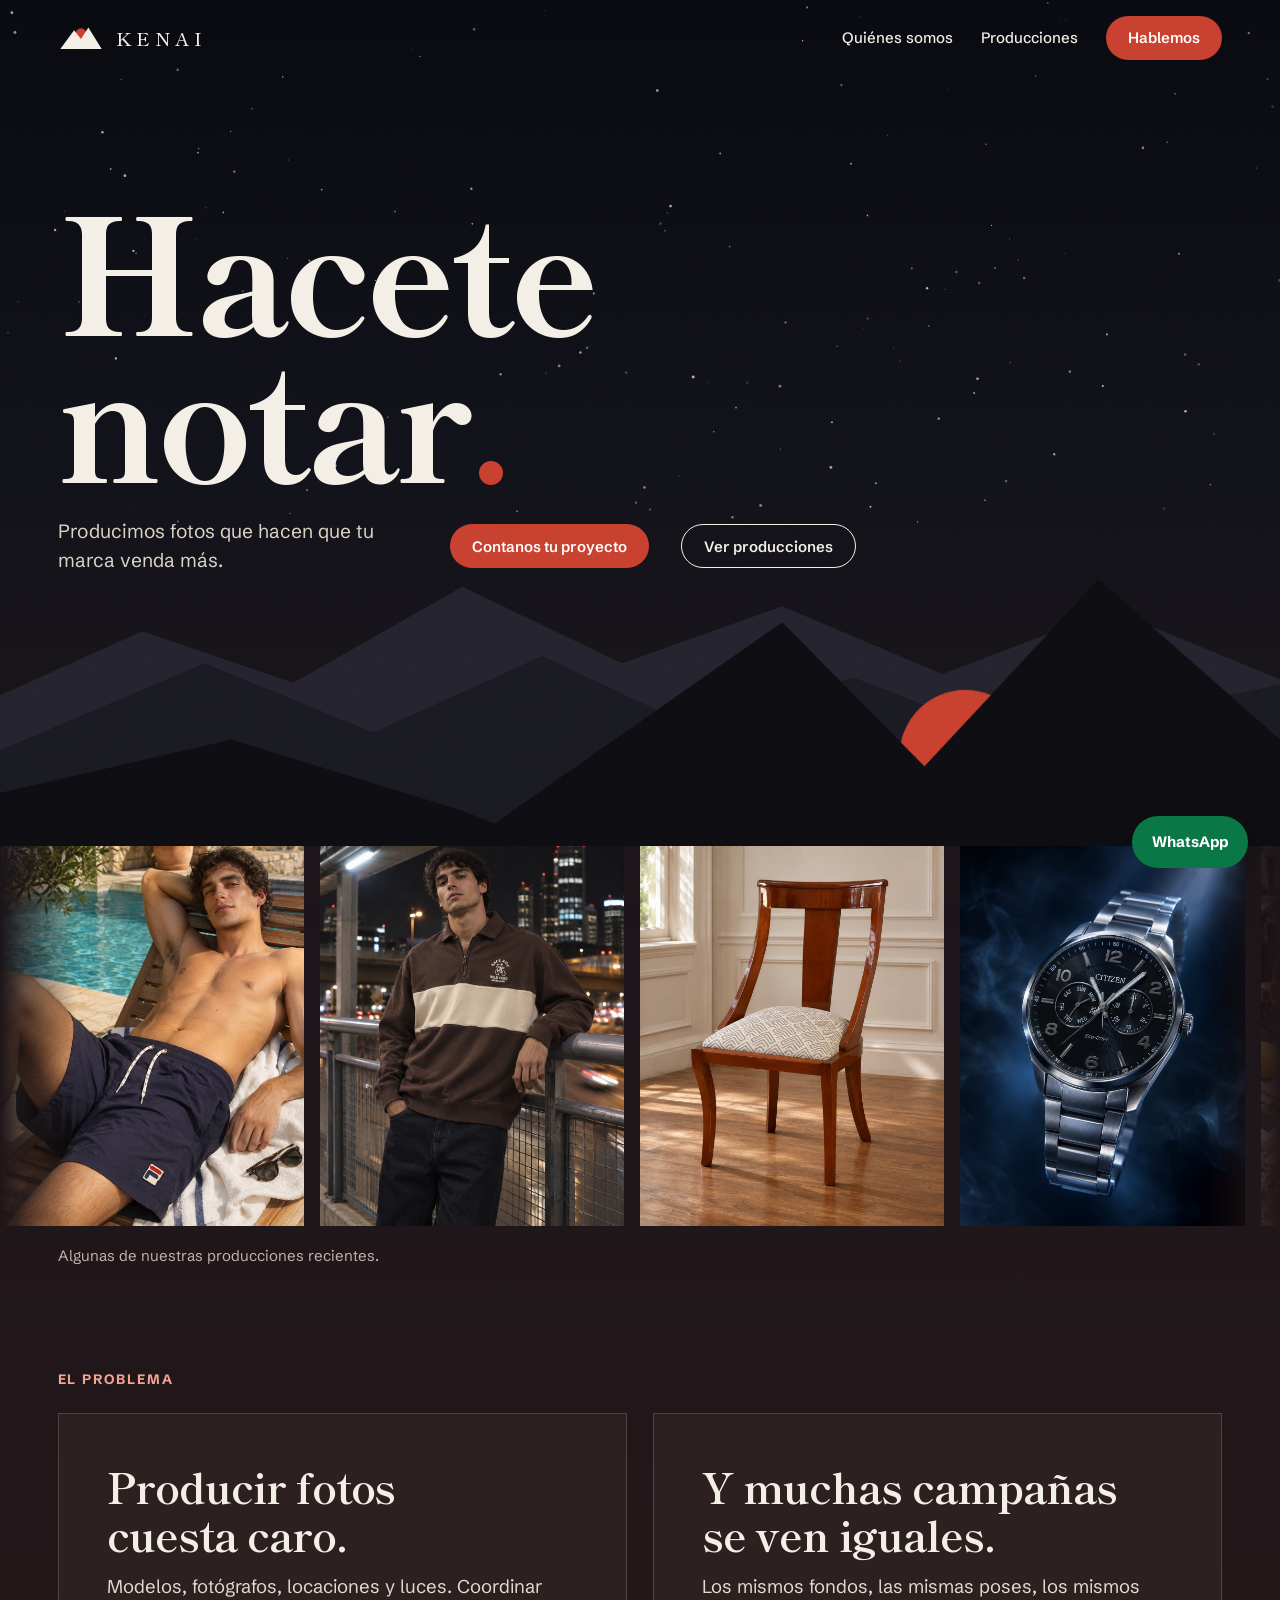
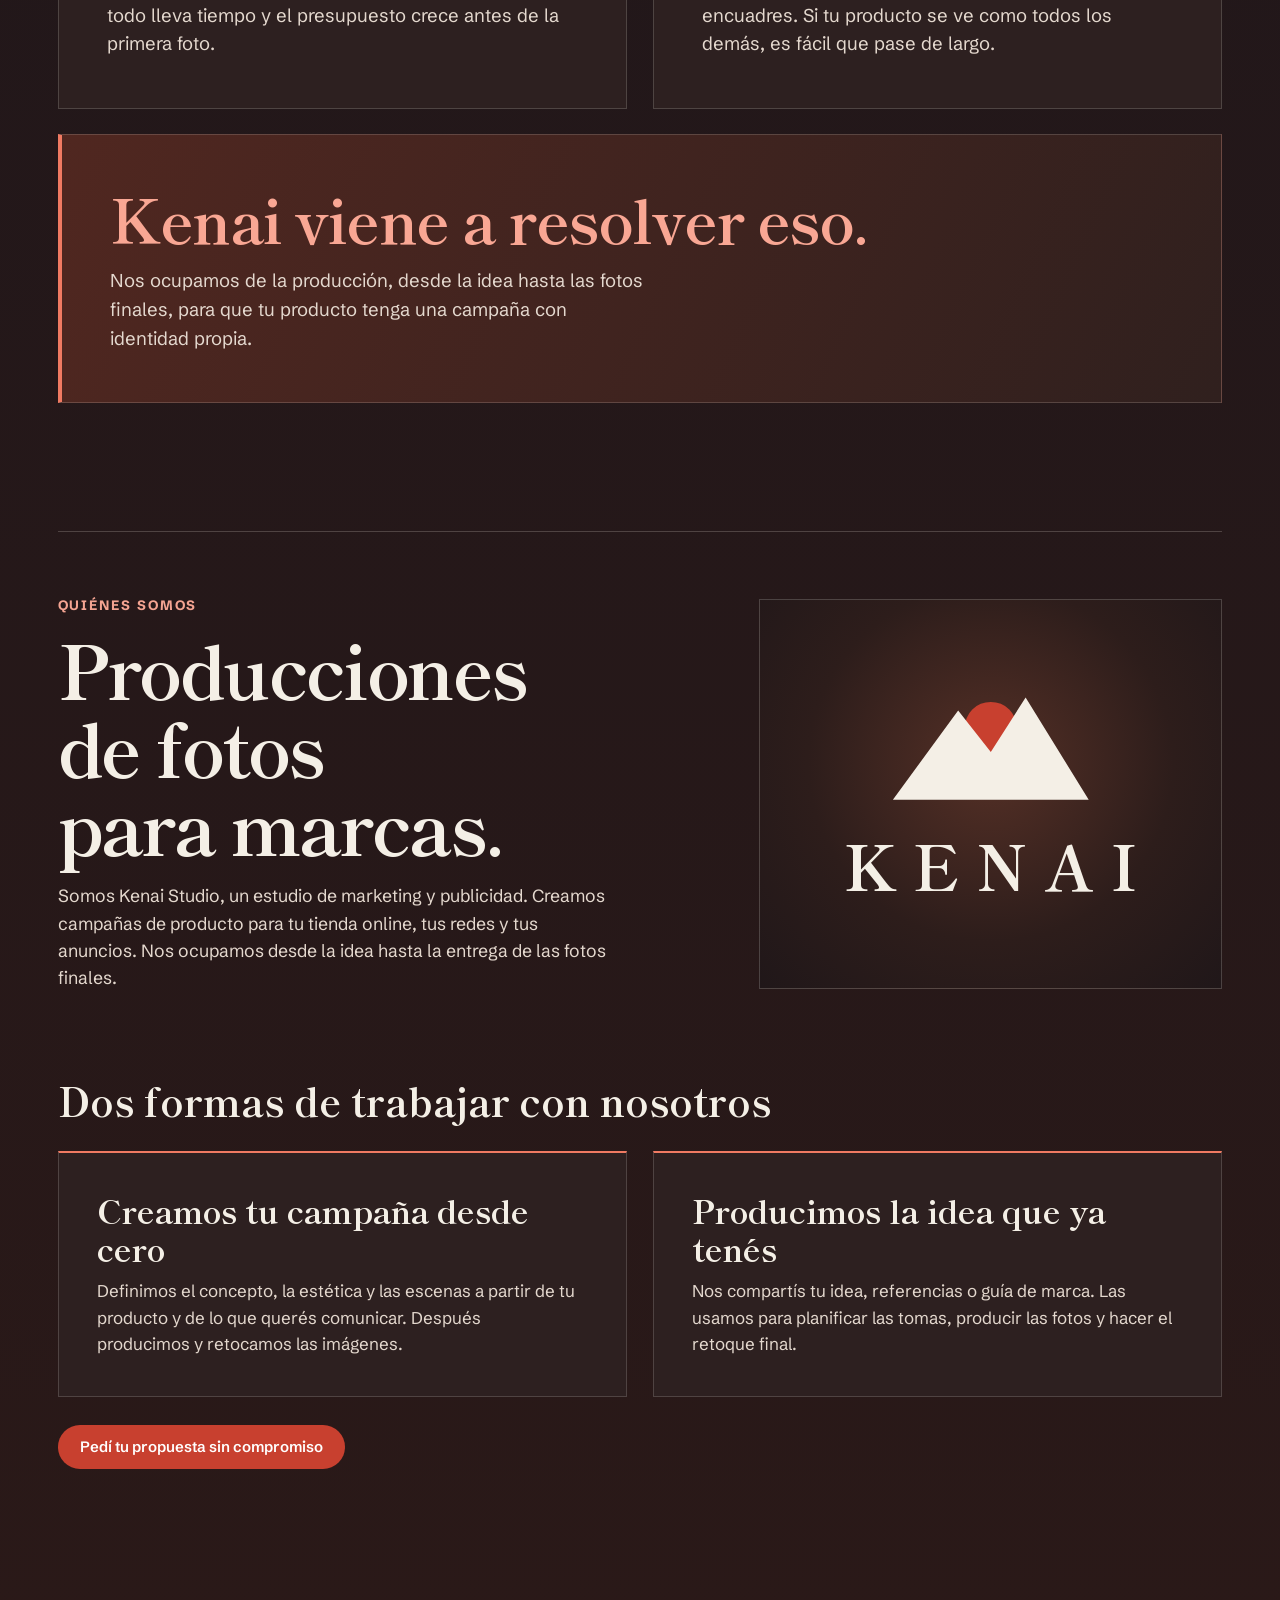
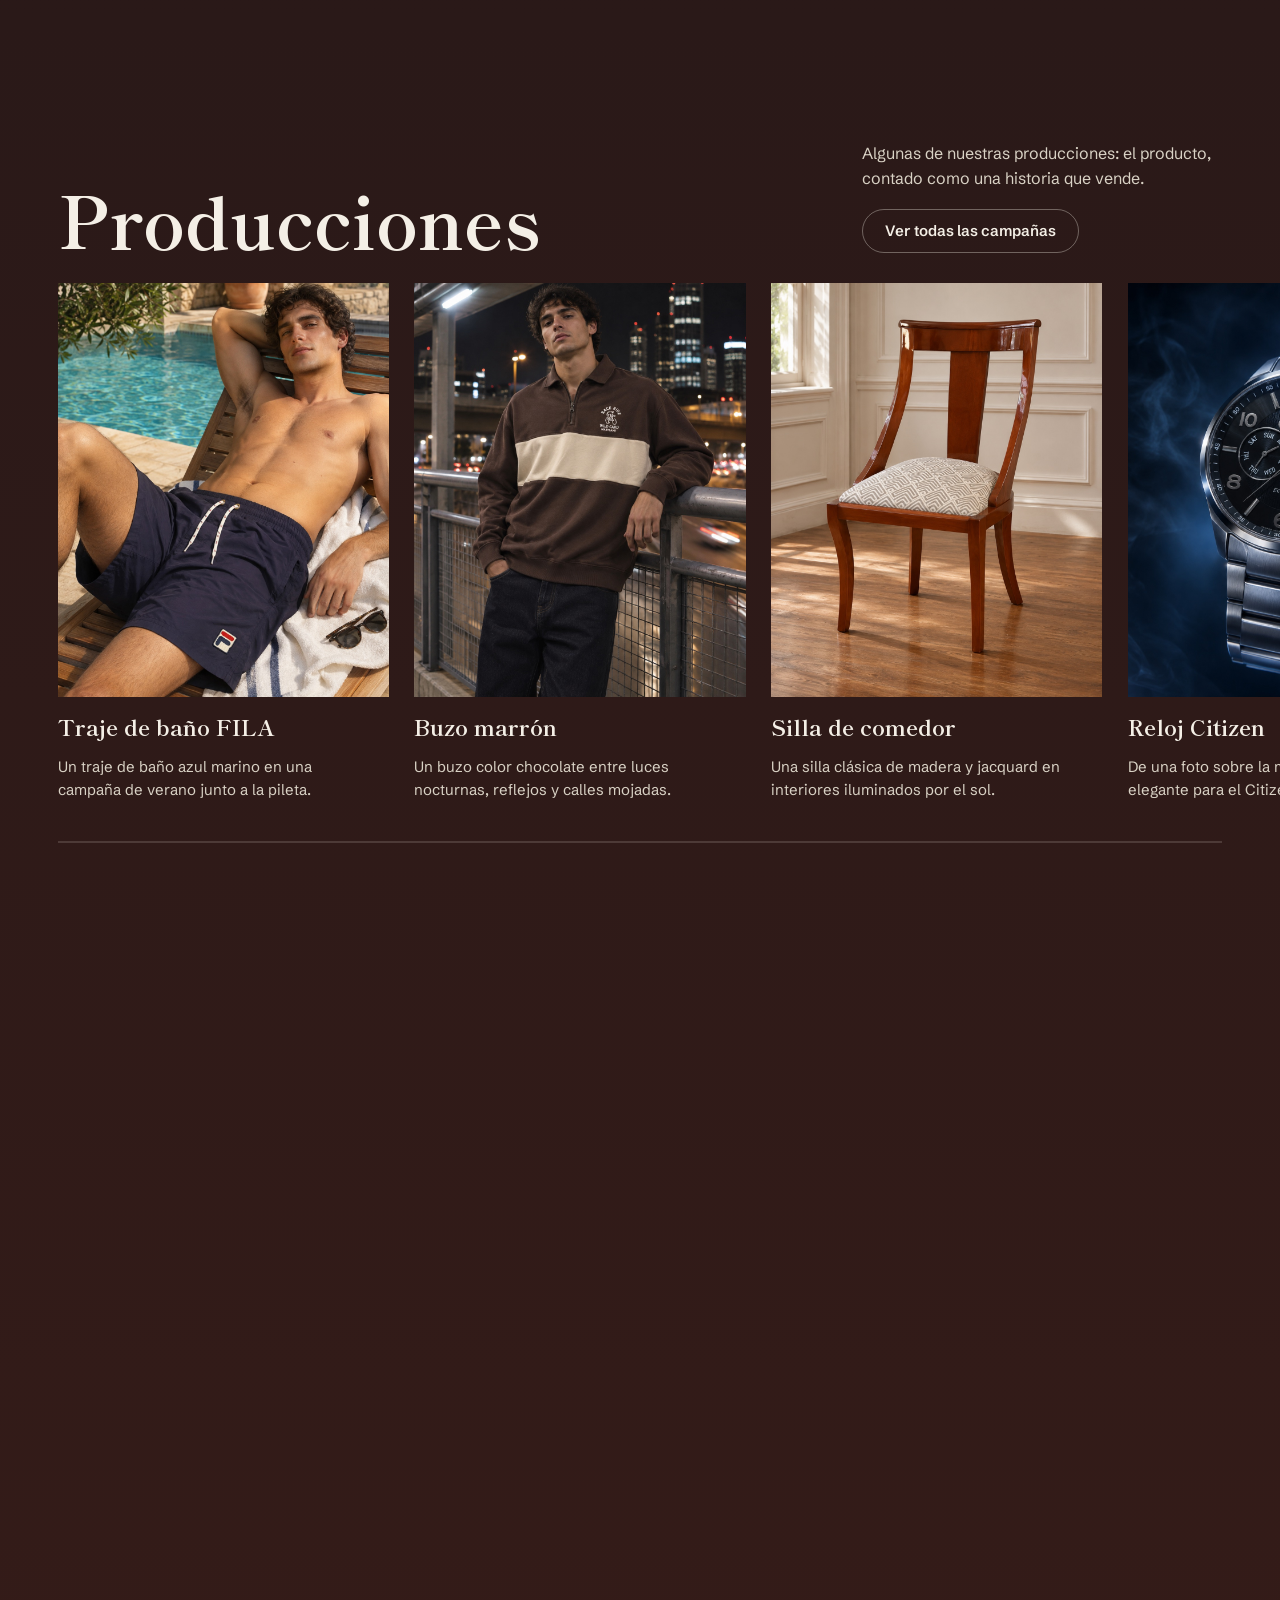
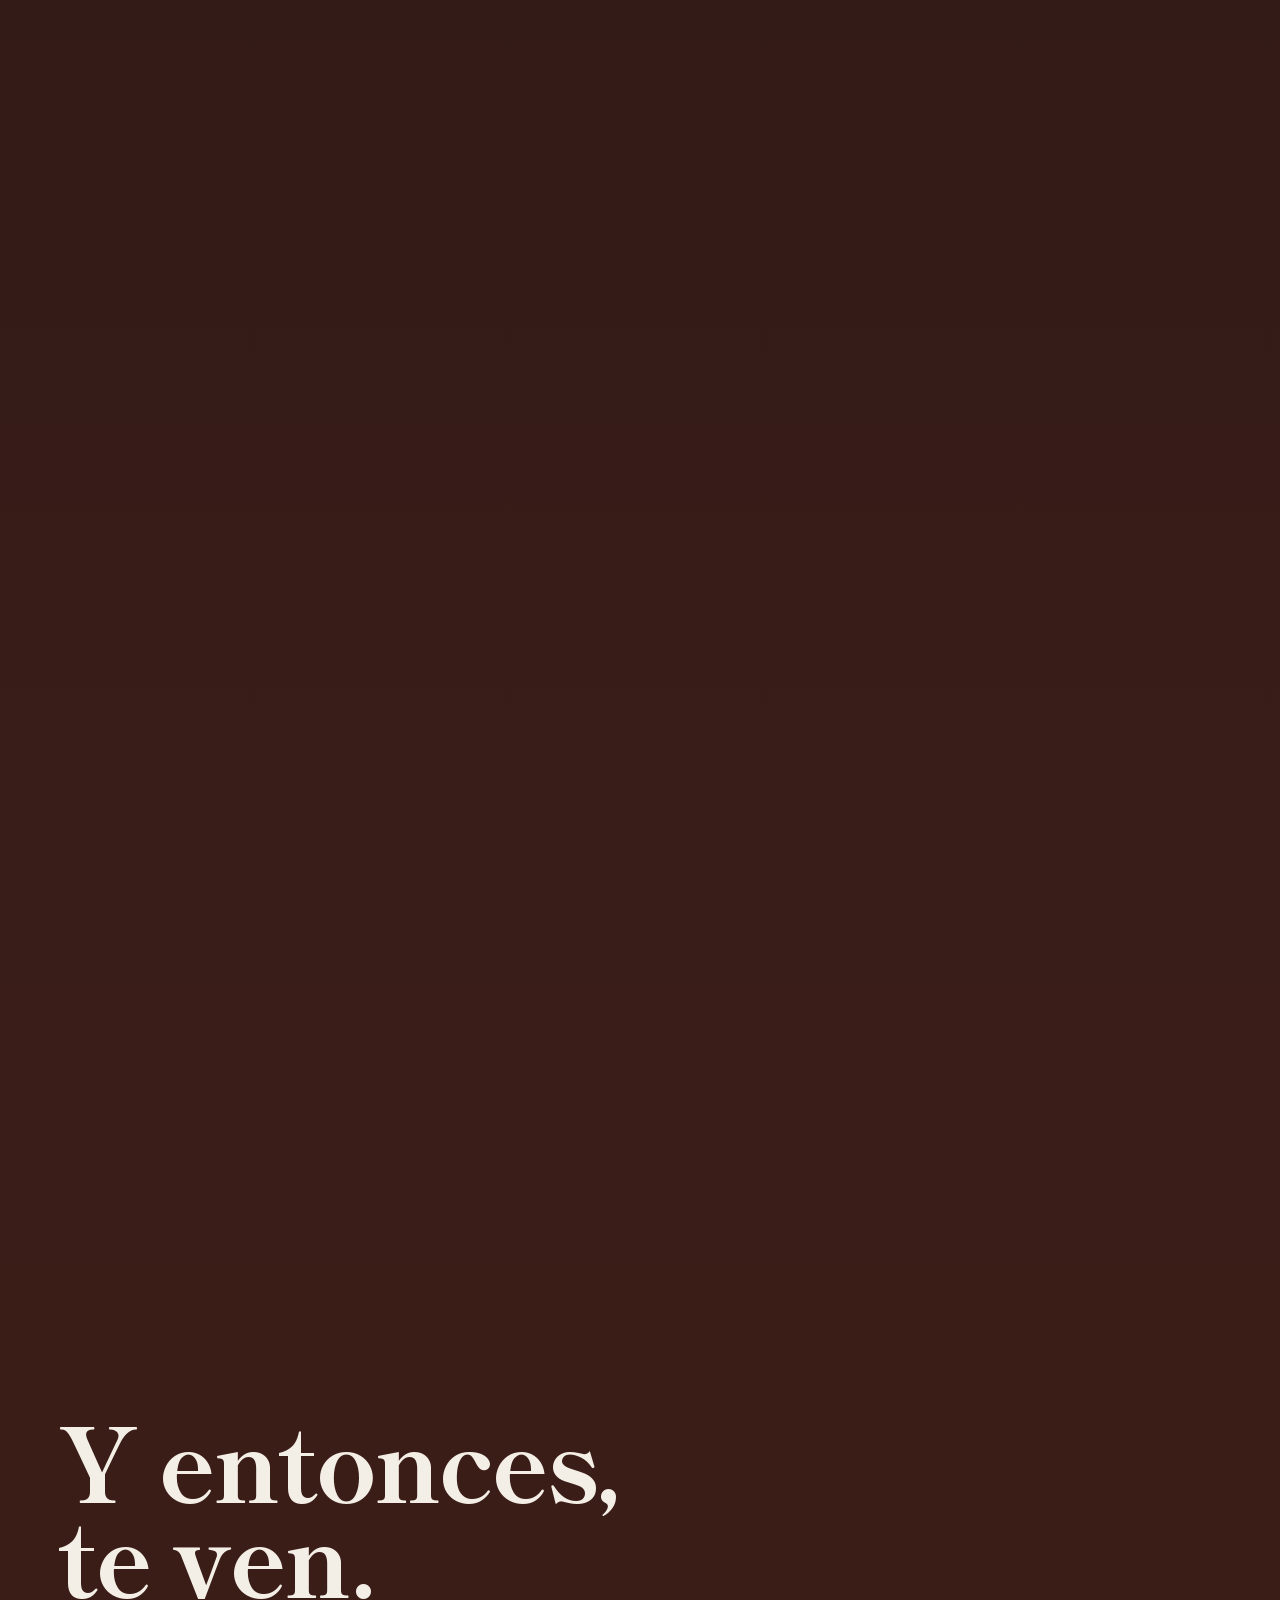
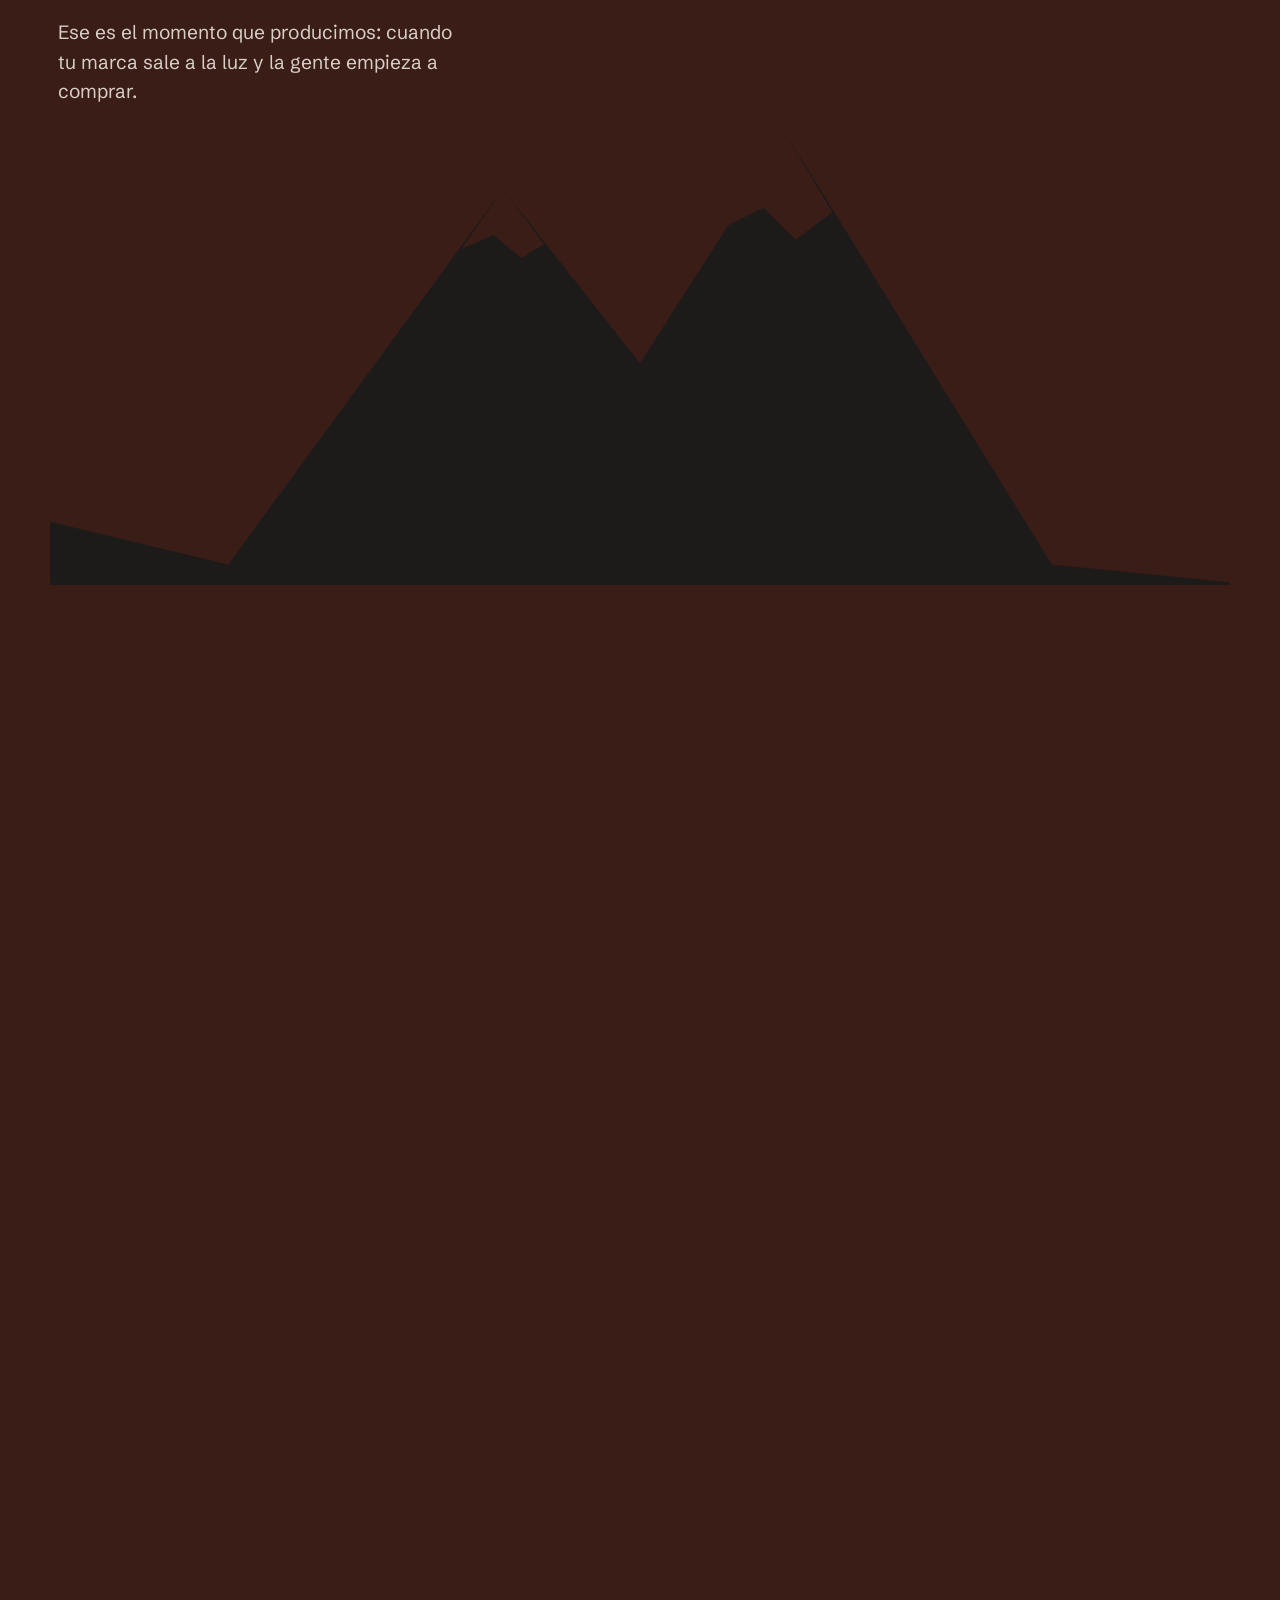
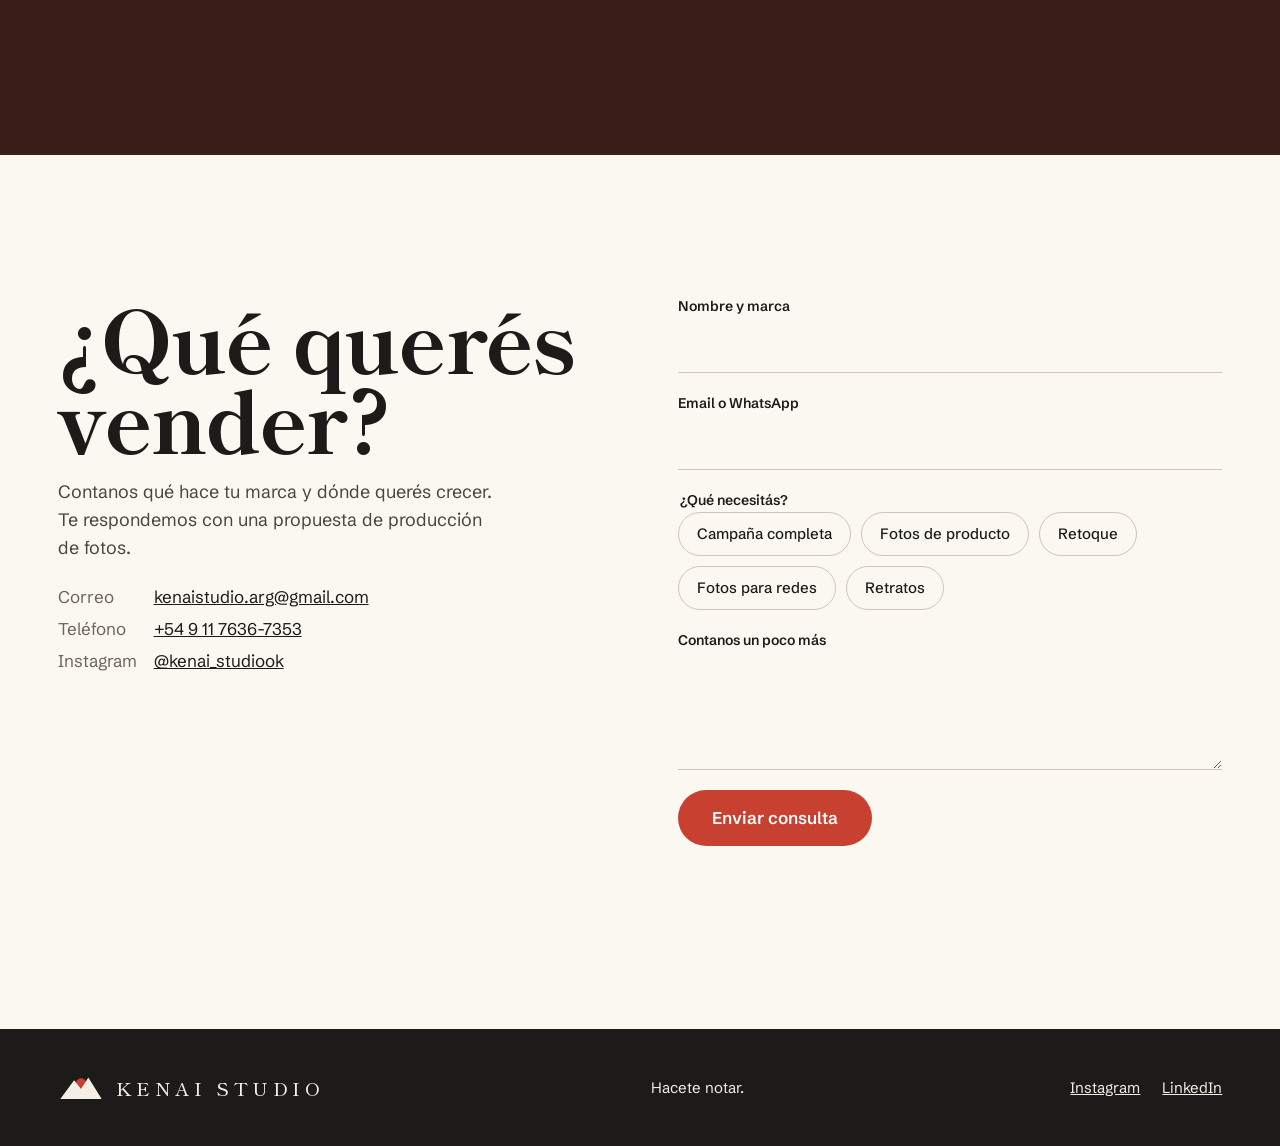
<file: index.html>
<!DOCTYPE html>
<html lang="es">
<head>
<meta charset="utf-8">
<meta name="viewport" content="width=device-width, initial-scale=1">
<title>Kenai Studio</title>
<link rel="preconnect" href="https://fonts.googleapis.com">
<link rel="preconnect" href="https://fonts.gstatic.com" crossorigin>
<link href="https://fonts.googleapis.com/css2?family=Shippori+Mincho:wght@500;700;800&family=Schibsted+Grotesk:wght@400;500;600;700&display=swap" rel="stylesheet">
<link rel="stylesheet" href="css/estilos.css?v=logo-kenai">
</head>
<body>

<header class="top" id="top" data-tone="night">
  <a class="brand" href="#inicio" aria-label="Kenai Studio, inicio">
    <svg viewBox="0 40 200 105" aria-hidden="true"><circle cx="100" cy="74" r="24" fill="#C8402F"/><path class="m" d="M10 140 L70 58 L100 96 L132 46 L190 140 Z"/></svg>
    <span>KENAI</span>
  </a>
  <nav class="nav" aria-label="Secciones">
    <a href="#nosotros">Quiénes somos</a>
    <a class="nav-keep" href="producciones/">Producciones</a>
    <a class="cta" href="#contacto">Hablemos</a>
  </nav>
</header>

<main>
  <!-- HERO: night -->
  <section class="hero" id="inicio" data-tone="night">
    <canvas class="stars" aria-hidden="true"></canvas>
    <svg class="ridge" data-depth="0.25" viewBox="0 0 1440 420" preserveAspectRatio="xMidYMax slice" aria-hidden="true"><path fill="#24232E" d="M0 420 L0 250 L160 178 L330 236 L520 128 L700 214 L880 150 L1060 226 L1250 154 L1440 232 L1440 420 Z"/></svg>
    <svg class="ridge" data-depth="0.5" viewBox="0 0 1440 420" preserveAspectRatio="xMidYMax slice" aria-hidden="true"><path fill="#1A1A22" d="M0 420 L0 312 L230 214 L420 292 L610 206 L780 286 L960 230 L1140 300 L1440 238 L1440 420 Z"/></svg>
    <svg class="ridge" data-depth="0.9" viewBox="0 0 1440 420" preserveAspectRatio="xMidYMax slice" aria-hidden="true">
      <circle class="sun-hero" cx="1086" cy="318" r="74" fill="#C8402F"/>
      <path fill="#0D0D12" d="M520 420 L880 168 L1040 330 L1236 120 L1440 300 L1440 420 Z"/>
      <path fill="#0D0D12" d="M0 420 L0 360 L260 300 L520 380 L620 420 Z"/>
    </svg>
    <div class="hero-copy">
      <h1><span class="ln"><span>Hacete</span></span><span class="ln"><span>notar<span class="dot">.</span></span></span></h1>
      <div class="hero-sub">
        <p>Producimos fotos que hacen que tu marca venda más.</p>
        <a class="cta" href="#contacto">Contanos tu proyecto</a>
        <a class="ghost" href="#producciones">Ver producciones</a>
      </div>
    </div>
  </section>

  <!-- BIG PHOTO -->
  <section class="still" aria-label="Producciones destacadas" data-tone="night">
    <div class="reel" aria-label="Producciones destacadas">
      <div class="reel-track" id="featuredReel">
      </div>
    </div>
    <div class="still-cap">
      <span>Algunas de nuestras producciones recientes.</span>
    </div>
  </section>

  <!-- STORY + ABOUT + SERVICES -->
  <section class="story-sec" data-tone="night">
    <div class="problem" aria-labelledby="problem-title">
      <h2 id="problem-title" class="problem-label">El problema</h2>
      <div class="problem-grid">
        <div class="problem-point">
          <h3>Producir fotos cuesta caro.</h3>
          <p>Modelos, fotógrafos, locaciones y luces. Coordinar todo lleva tiempo y el presupuesto crece antes de la primera foto.</p>
        </div>
        <div class="problem-point">
          <h3>Y muchas campañas se ven iguales.</h3>
          <p>Los mismos fondos, las mismas poses, los mismos encuadres. Si tu producto se ve como todos los demás, es fácil que pase de largo.</p>
        </div>
      </div>
      <div class="problem-answer">
        <h3>Kenai viene a resolver eso.</h3>
        <p>Nos ocupamos de la producción, desde la idea hasta las fotos finales, para que tu producto tenga una campaña con identidad propia.</p>
      </div>
    </div>

    <div class="about" id="nosotros" aria-labelledby="about-title">
      <div class="about-intro">
        <div class="about-copy">
          <h2 id="about-title" class="about-label">Quiénes somos</h2>
          <p class="about-headline">Producciones de fotos para marcas.</p>
          <p class="about-lead">Somos Kenai Studio, un estudio de marketing y publicidad. Creamos campañas de producto para tu tienda online, tus redes y tus anuncios. Nos ocupamos desde la idea hasta la entrega de las fotos finales.</p>
        </div>
        <div class="about-brand" role="img" aria-label="Kenai Studio">
          <svg viewBox="0 40 200 105" aria-hidden="true" focusable="false">
            <circle cx="100" cy="74" r="24" fill="#C8402F"/>
            <path fill="currentColor" d="M10 140 L70 58 L100 96 L132 46 L190 140 Z"/>
          </svg>
          <span aria-hidden="true">KENAI</span>
        </div>
      </div>

      <div class="services">
        <h3>Dos formas de trabajar con nosotros</h3>
        <ul class="svc">
          <li>
            <h4>Creamos tu campaña desde cero</h4>
            <p>Definimos el concepto, la estética y las escenas a partir de tu producto y de lo que querés comunicar. Después producimos y retocamos las imágenes.</p>
          </li>
          <li>
            <h4>Producimos la idea que ya tenés</h4>
            <p>Nos compartís tu idea, referencias o guía de marca. Las usamos para planificar las tomas, producir las fotos y hacer el retoque final.</p>
          </li>
        </ul>
        <div class="svc-close">
          <a class="cta" href="#contacto">Pedí tu propuesta sin compromiso</a>
        </div>
      </div>
    </div>
  </section>

  <!-- PRODUCTIONS -->
  <section class="works" id="producciones" data-tone="night">
    <div class="works-pin">
      <div class="works-head">
        <h2>Producciones</h2>
        <div class="works-intro">
          <p>Algunas de nuestras producciones: el producto, contado como una historia que vende.</p>
          <a class="works-all-btn" href="producciones/">Ver todas las campañas</a>
        </div>
      </div>
      <div class="track" id="track"></div>
      <div class="works-bar" aria-hidden="true"><i id="worksBar"></i></div>
    </div>
  </section>

  <!-- HORIZON: the sun rises -->
  <section class="horizon" id="horizon" data-tone="dynamic">
    <div class="horizon-stage" id="stage">
      <div class="horizon-text">
        <h2>Y entonces,<br>te ven.</h2>
        <p>Ese es el momento que producimos: cuando tu marca sale a la luz y la gente empieza a comprar.</p>
      </div>
      <svg viewBox="0 40 200 105" aria-hidden="true">
        <circle id="glow" cx="100" cy="74" r="44" fill="#C8402F" opacity="0"/>
        <circle id="sun" cx="100" cy="74" r="24" fill="#C8402F"/>
        <path fill="#1C1B19" d="M-40 145 L-40 128 L10 140 Z"/>
        <path id="peaks" fill="#1C1B19" d="M10 140 L70 58 L100 96 L132 46 L190 140 L240 145 L-40 145 Z"/>
        <path class="cap" fill="#F4EFE6" d="M132 46 L119 66 L127 62 L134 69 L142 63 Z"/>
        <path class="cap" fill="#F4EFE6" d="M70 58 L61 71 L68 68 L74 73 L79 70 Z"/>
      </svg>
    </div>
  </section>

  <!-- TESTIMONIALS -->
  <!-- Sección oculta hasta tener comentarios reales de clientes: borrá la palabra hidden para mostrarla y volvé a agregar el link "Clientes" al menú -->
  <section class="voices" id="clientes" data-tone="day" hidden>
    <div class="voices-head">
      <h2>Clientes que ya se hacen notar</h2>
      <p>Tocá una marca para ver qué hicimos juntos y qué dicen de nuestro trabajo.</p>
    </div>
    <div class="clients">
      <div class="logos" role="tablist" aria-label="Clientes" id="logos">
        <button class="logo-btn" role="tab" aria-selected="true" aria-controls="panel" data-i="0"><b>Gimnasio Andes</b><small>Gimnasio</small></button>
        <button class="logo-btn" role="tab" aria-selected="false" aria-controls="panel" data-i="1"><b>Ruta 42</b><small>Running</small></button>
        <button class="logo-btn" role="tab" aria-selected="false" aria-controls="panel" data-i="2"><b>Óptica Glaciar</b><small>Anteojos</small></button>
        <button class="logo-btn" role="tab" aria-selected="false" aria-controls="panel" data-i="3"><b>Nido</b><small>Peluches</small></button>
        <button class="logo-btn" role="tab" aria-selected="false" aria-controls="panel" data-i="4"><b>Pan de Altura</b><small>Panadería</small></button>
        <button class="logo-btn" role="tab" aria-selected="false" aria-controls="panel" data-i="5"><b>Café Cumbre</b><small>Cafetería</small></button>
      </div>
      <div class="panel" role="tabpanel" id="panel" aria-live="polite">
        <div class="panel-body" id="panelBody">
          <blockquote id="pQuote">Con las fotos nuevas, la gente nos escribe diciendo que se siente invitada a entrenar. Ese mes sumamos más inscriptos que en todo el verano.</blockquote>
          <div class="did" id="pDid"><span>Fotografía de producto</span><span>Retoque</span></div>
          <div class="who"><span class="avatar" aria-hidden="true" id="pAv">L</span><span id="pWho"><strong>Laura M.</strong>, dueña de Gimnasio Andes</span></div>
        </div>
        <div class="panel-shot" id="pShot" style="--tone:#5B3A2E">
          <svg viewBox="0 40 200 105" aria-hidden="true"><circle cx="100" cy="74" r="24" fill="#F4EFE6"/><path fill="#F4EFE6" d="M10 140 L70 58 L100 96 L132 46 L190 140 Z"/></svg>
          <span id="pShotLabel">Trabajo para Gimnasio Andes</span>
        </div>
      </div>
    </div>
  </section>

  <!-- CONTACT -->
  <section class="contact" id="contacto" data-tone="day">
    <div class="contact-grid">
      <div class="contact-intro">
        <h2>¿Qué querés vender?</h2>
        <p>Contanos qué hace tu marca y dónde querés crecer. Te respondemos con una propuesta de producción de fotos.</p>
        <div class="lines">
          <div><span>Correo</span><a href="mailto:kenaistudio.arg@gmail.com">kenaistudio.arg@gmail.com</a></div>
          <div><span>Teléfono</span><a href="tel:+5491176367353">+54 9 11 7636-7353</a></div>
          <div><span>Instagram</span><a href="https://www.instagram.com/kenai_studiook/" target="_blank" rel="noopener">@kenai_studiook</a></div>
        </div>
      </div>
      <form id="form" action="https://formsubmit.co/kenaistudio.arg@gmail.com" method="POST" novalidate>
        <div class="field"><label for="f-nombre">Nombre y marca</label><input type="text" id="f-nombre" name="Nombre y marca" autocomplete="name"></div>
        <div class="field"><label for="f-mail">Email o WhatsApp</label><input type="text" id="f-mail" name="Email o WhatsApp" autocomplete="email"></div>
        <fieldset class="field">
          <legend>¿Qué necesitás?</legend>
          <div class="chips">
            <button type="button" class="chip" aria-pressed="false">Campaña completa</button>
            <button type="button" class="chip" aria-pressed="false">Fotos de producto</button>
            <button type="button" class="chip" aria-pressed="false">Retoque</button>
            <button type="button" class="chip" aria-pressed="false">Fotos para redes</button>
            <button type="button" class="chip" aria-pressed="false">Retratos</button>
          </div>
        </fieldset>
        <div class="field"><label for="f-msg">Contanos un poco más</label><textarea id="f-msg" name="Mensaje"></textarea></div>
        <input type="hidden" name="Qué necesita" id="f-needs">
        <input type="hidden" name="_subject" id="f-subject" value="Consulta desde la web">
        <input type="hidden" name="_template" value="table">
        <input type="hidden" name="_captcha" value="false">
        <input type="hidden" name="_next" id="f-next" value="https://kenaistudio.com.ar/?enviado=1#contacto">
        <input type="text" id="f-honey" name="_honey" tabindex="-1" autocomplete="off" aria-hidden="true" style="position:absolute;left:-9999px;width:1px;height:1px;opacity:0">
        <button class="cta send" type="submit">Enviar consulta</button>
        <p class="status" id="status" role="status"></p>
      </form>
    </div>
  </section>
</main>

<a class="float" href="https://wa.me/5491176367353?text=%C2%A1Hola%2C%20Kenai%20Studio!%20Quer%C3%ADa%20consultar%20por%20una%20producci%C3%B3n%20de%20fotos%20para%20mi%20marca." target="_blank" rel="noopener" aria-label="Abrir chat de WhatsApp con Kenai Studio">WhatsApp</a>

<footer>
  <a class="brand" href="#inicio" aria-label="Volver al inicio">
    <svg viewBox="0 40 200 105" aria-hidden="true"><circle cx="100" cy="74" r="24" fill="#C8402F"/><path class="m" d="M10 140 L70 58 L100 96 L132 46 L190 140 Z"/></svg>
    <span>KENAI STUDIO</span>
  </a>
  <span>Hacete notar.</span>
  <nav aria-label="Redes"><a href="https://www.instagram.com/kenai_studiook/" target="_blank" rel="noopener">Instagram</a><a href="#contacto">LinkedIn</a></nav>
</footer>

<script src="data/campanas.js?v=campanas-visibles"></script>
<script src="js/inicio-producciones.js?v=campanas-visibles"></script>
<script src="js/animaciones.js?v=propuesta-kenai"></script>
</body>
</html>
</file>
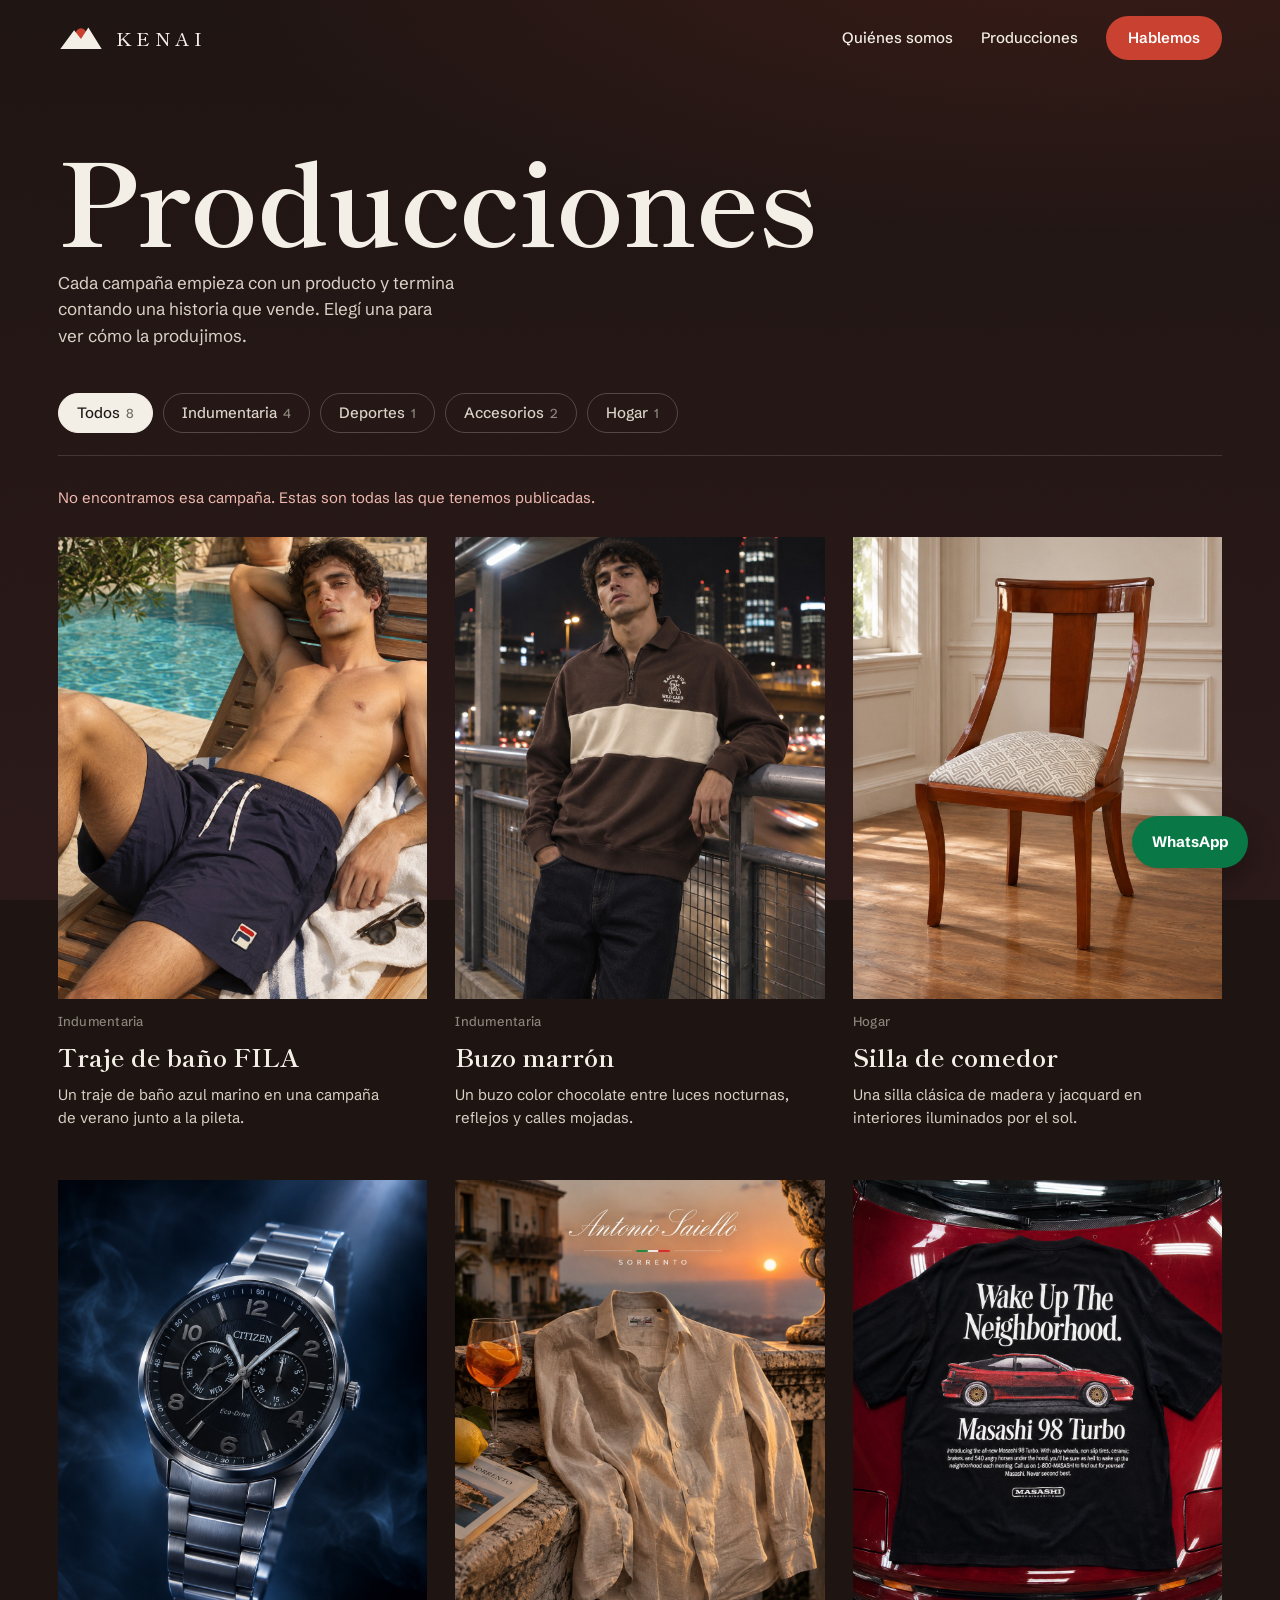
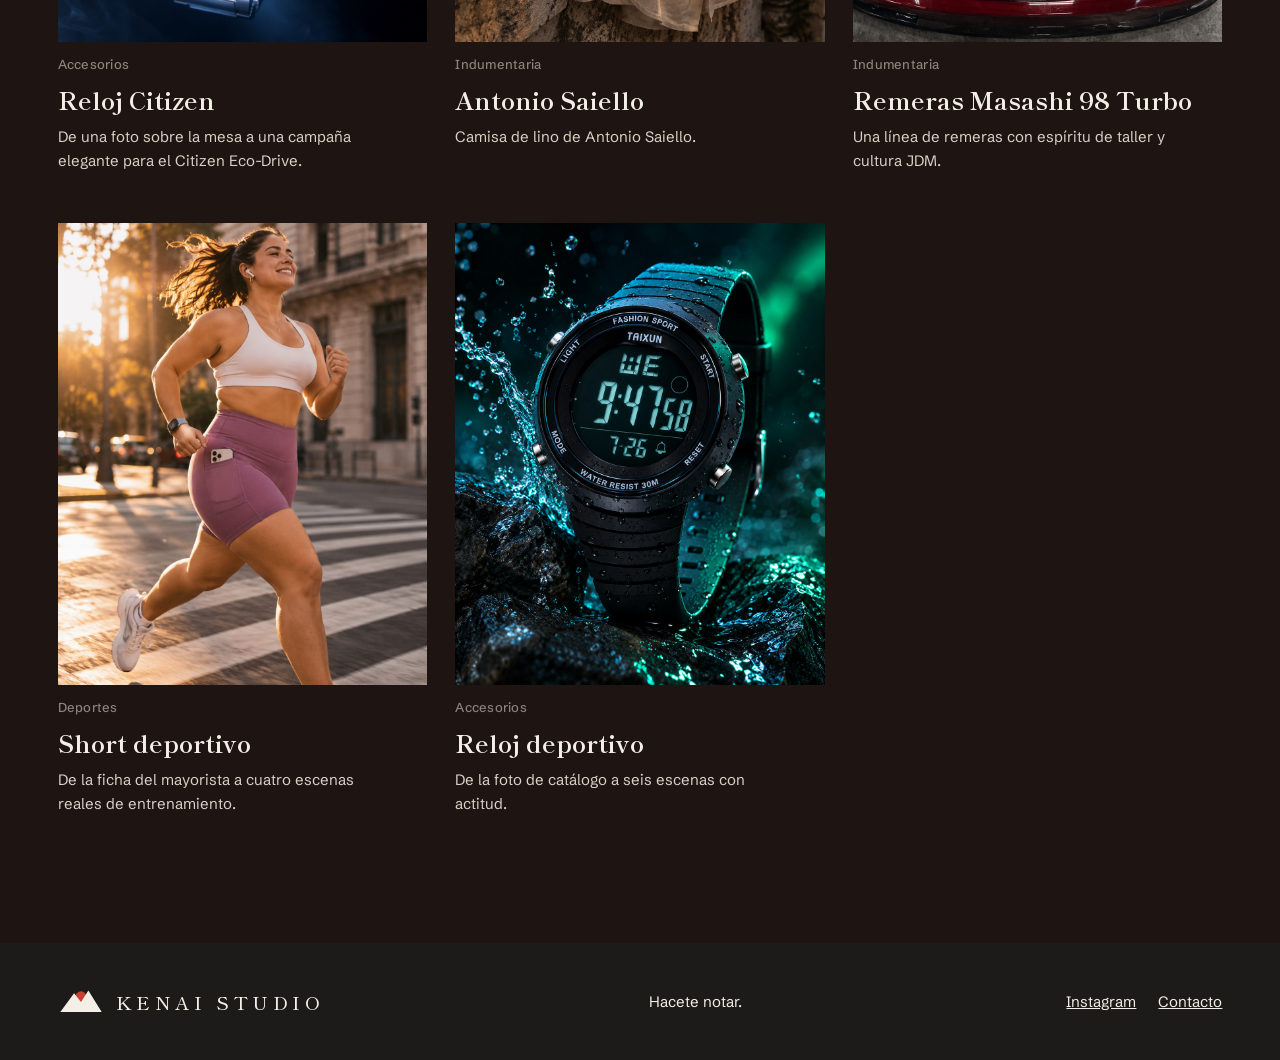
<file: producciones/index.html>
<!DOCTYPE html>
<html lang="es">
<head>
<meta charset="utf-8">
<meta name="viewport" content="width=device-width, initial-scale=1">
<script>
  /* Todas las rutas de esta página parten de la raíz del sitio, así funcionan
     tanto en /producciones/ como en /producciones/nombre-de-campana */
  (function(){var p=location.pathname,i=p.indexOf('/producciones');document.write('<base href="'+(i>-1?p.slice(0,i):'')+'/">');})();
</script>
<title>Producciones · Kenai Studio</title>
<meta name="description" content="Portfolio de campañas y producciones de fotos de Kenai Studio.">
<link rel="preconnect" href="https://fonts.googleapis.com">
<link rel="preconnect" href="https://fonts.gstatic.com" crossorigin>
<link href="https://fonts.googleapis.com/css2?family=Shippori+Mincho:wght@500;700;800&family=Schibsted+Grotesk:wght@400;500;600;700&display=swap" rel="stylesheet">
<link rel="stylesheet" href="../css/estilos.css?v=20261127-whatsapp">
<link rel="stylesheet" href="../css/producciones.css?v=masashi-galeria">
</head>
<body class="pr-body">

<header class="top" id="top" data-tone="night">
  <a class="brand" href="./" aria-label="Kenai Studio, inicio">
    <svg viewBox="0 40 200 105" aria-hidden="true"><circle cx="100" cy="74" r="24" fill="#C8402F"/><path class="m" d="M10 140 L70 58 L100 96 L132 46 L190 140 Z"/></svg>
    <span>KENAI</span>
  </a>
  <nav class="nav" aria-label="Secciones">
    <a href="./#nosotros">Quiénes somos</a>
    <a class="nav-keep" href="producciones/" data-link aria-current="page">Producciones</a>
    <a class="cta" href="./#contacto">Hablemos</a>
  </nav>
</header>

<main id="app" class="pr-main" tabindex="-1">
  <!-- Vista general: grilla de campañas -->
  <section class="pr-view" id="viewGrid" aria-labelledby="gridTitle">
    <div class="pr-head">
      <h1 id="gridTitle">Producciones</h1>
      <p>Cada campaña empieza con un producto y termina contando una historia que vende. Elegí una para ver cómo la produjimos.</p>
    </div>
    <div class="pr-filters" id="filters" role="group" aria-label="Filtrar campañas por rubro"></div>
    <p class="pr-notice" id="notFound" hidden>No encontramos esa campaña. Estas son todas las que tenemos publicadas.</p>
    <div class="pr-grid" id="grid"></div>
  </section>

  <!-- Vista interna: una campaña -->
  <article class="pr-view" id="viewCampaign" hidden>
    <a class="pr-back" href="producciones/" data-link>← Volver a Producciones</a>
    <header class="pr-c-head">
      <div class="pr-c-text">
        <span class="pr-tag" id="cTag"></span>
        <h1 id="cTitle"></h1>
        <div class="pr-c-desc" id="cDesc"></div>
        <p class="pr-ia" id="cIa" hidden>Escenas potenciadas con inteligencia artificial a partir del producto real.</p>
      </div>
      <figure class="pr-before" id="cBefore" hidden>
        <button type="button" class="pr-before-btn" id="cBeforeBtn" aria-label="Ver en grande la foto de antes">
          <img id="cBeforeImg" alt="">
        </button>
        <figcaption>Así nos llegó el producto</figcaption>
      </figure>
    </header>
    <section aria-label="Fotos de la campaña">
      <p class="pr-count" id="cCount"></p>
      <div class="pr-gallery" id="cGallery"></div>
    </section>
    <section class="pr-cta" aria-labelledby="ctaTitle">
      <div>
        <h2 id="ctaTitle">¿Querés una campaña así para tu marca?</h2>
        <p>Contanos qué vendés y armamos una propuesta a medida, sin compromiso.</p>
      </div>
      <div class="pr-cta-actions">
        <a class="cta" href="./#contacto">Hablemos de tu marca</a>
        <a class="pr-next" id="cNext" href="producciones/" data-link></a>
      </div>
    </section>
  </article>
</main>

<!-- Visor ampliado -->
<dialog class="lb" id="lightbox" aria-label="Visor de fotos">
  <div class="lb-inner">
    <p class="lb-count" id="lbCount" aria-live="polite"></p>
    <button type="button" class="lb-close" id="lbClose" aria-label="Cerrar visor">
      <svg viewBox="0 0 24 24" aria-hidden="true"><path d="M5 5l14 14M19 5L5 19"/></svg>
    </button>
    <button type="button" class="lb-nav lb-prev" id="lbPrev" aria-label="Foto anterior">
      <svg viewBox="0 0 24 24" aria-hidden="true"><path d="M15 4l-8 8 8 8"/></svg>
    </button>
    <figure class="lb-fig">
      <img id="lbImg" alt="">
      <figcaption id="lbCap"></figcaption>
    </figure>
    <button type="button" class="lb-nav lb-next" id="lbNext" aria-label="Foto siguiente">
      <svg viewBox="0 0 24 24" aria-hidden="true"><path d="M9 4l8 8-8 8"/></svg>
    </button>
  </div>
</dialog>

<a class="float" href="https://wa.me/5491176367353?text=%C2%A1Hola%2C%20Kenai%20Studio!%20Quer%C3%ADa%20consultar%20por%20una%20producci%C3%B3n%20de%20fotos%20para%20mi%20marca." target="_blank" rel="noopener" aria-label="Abrir chat de WhatsApp con Kenai Studio">WhatsApp</a>

<footer>
  <a class="brand" href="./" aria-label="Volver al inicio">
    <svg viewBox="0 40 200 105" aria-hidden="true"><circle cx="100" cy="74" r="24" fill="#C8402F"/><path class="m" d="M10 140 L70 58 L100 96 L132 46 L190 140 Z"/></svg>
    <span>KENAI STUDIO</span>
  </a>
  <span>Hacete notar.</span>
  <nav aria-label="Redes"><a href="https://www.instagram.com/kenai_studiook/" target="_blank" rel="noopener">Instagram</a><a href="./#contacto">Contacto</a></nav>
</footer>

<script src="../js/producciones.js?v=campanas-visibles"></script>
</body>
</html>
</file>
<file: css/estilos.css>
:root{
  --noche:#0E0F15;
  --brasa:#3B1D18;
  --sol:#C8402F;
  --montana:#1C1B19;
  --piedra:#8A847A;
  --nieve:#F4EFE6;
  --luz:#FBF8F2;
  --display:'Shippori Mincho', 'Times New Roman', serif;
  --body:'Schibsted Grotesk', 'Helvetica Neue', Arial, sans-serif;
  --gutter:clamp(18px, 4.5vw, 64px);
  /* layout: one long sunrise. Night at the top, the logo's sun rises mid-page, contact ends in full daylight. Left-aligned editorial column over full-bleed scenes. */
}
[hidden]{display:none!important}
*{box-sizing:border-box}
html{color-scheme:dark;scroll-behavior:smooth}
body{margin:0;background:var(--noche);color:var(--nieve);font-family:var(--body);font-size:17px;line-height:1.55;-webkit-font-smoothing:antialiased;overflow-x:hidden}
body::after{content:"";position:fixed;inset:0;pointer-events:none;z-index:90;opacity:.09;mix-blend-mode:overlay;background-image:url("data:image/svg+xml;utf8,<svg xmlns='http://www.w3.org/2000/svg' width='160' height='160'><filter id='n'><feTurbulence type='fractalNoise' baseFrequency='.9' numOctaves='3' stitchTiles='stitch'/></filter><rect width='100%' height='100%' filter='url(%23n)'/></svg>")}
img,video{max-width:100%;display:block}
a{color:inherit}
:focus-visible{outline:2px solid var(--sol);outline-offset:4px;border-radius:2px}
.sr-only{position:absolute;width:1px;height:1px;padding:0;margin:-1px;overflow:hidden;clip:rect(0,0,0,0);border:0}
h1,h2,h3{font-family:var(--display);font-weight:700;margin:0;text-wrap:balance}
p{margin:0}

/* ---------- header ---------- */
.top{position:fixed;inset:0 0 auto 0;z-index:60;display:flex;align-items:center;justify-content:space-between;gap:16px;padding:16px var(--gutter);color:var(--nieve);transition:color .5s ease}
.top[data-tone="day"]{color:var(--montana)}
.top{transition:color .5s ease,background-color .4s ease,backdrop-filter .4s ease}
.top.scrolled{background-color:rgba(14,15,21,.72);-webkit-backdrop-filter:blur(12px);backdrop-filter:blur(12px)}
.top.scrolled[data-tone="day"]{background-color:rgba(244,239,230,.82)}
.brand{display:flex;align-items:center;gap:12px;text-decoration:none}
.brand svg{width:46px;height:auto}
.brand svg .m{fill:currentColor}
.brand span{font-family:var(--display);font-weight:500;font-size:19px;letter-spacing:.24em}
.nav{display:flex;align-items:center;gap:28px;font-size:15px;font-weight:500}
.nav a{text-decoration:none;position:relative}
.nav a:not(.cta)::after{content:"";position:absolute;left:0;right:0;bottom:-4px;height:1.5px;background:currentColor;transform:scaleX(0);transform-origin:left;transition:transform .35s ease}
.nav a:not(.cta):hover::after{transform:scaleX(1)}
.cta{display:inline-flex;align-items:center;justify-content:center;min-height:44px;padding:0 22px;border-radius:999px;background:var(--sol);color:#fff;text-decoration:none;font-weight:600;font-size:15px;border:0;cursor:pointer;font-family:var(--body);transition:transform .25s ease, background .25s ease}
.cta:hover{background:#B33626;transform:translateY(-2px)}
@media (max-width:760px){.nav a:not(.cta):not(.nav-keep){display:none}.nav{gap:16px}}
@media (max-width:440px){.brand span{display:none}.nav .cta{padding:0 18px}}

/* ---------- hero (night) ---------- */
.hero{position:relative;min-height:min(94vh,920px);padding-top:clamp(110px,15vh,170px);display:flex;align-items:flex-end;overflow:hidden;background:linear-gradient(180deg,#090A10 0%,#12121A 55%,#1B1519 100%);isolation:isolate}
.stars{position:absolute;inset:0;width:100%;height:100%;z-index:-2}
.ridge{position:absolute;left:0;bottom:0;width:100%;height:auto;z-index:-1;will-change:transform}
.hero-copy{position:relative;z-index:2;padding:0 var(--gutter);margin-bottom:clamp(130px,min(22vw,30vh),330px);display:flex;flex-direction:column;gap:26px;max-width:1500px}
.hero h1{font-size:clamp(54px,min(12.5vw,18vh),214px);line-height:.88;letter-spacing:-.025em;font-weight:800}
.hero h1 .ln{display:block;overflow:hidden;padding-bottom:.04em}
.hero h1 .ln > span{display:block;animation:rise 1.25s cubic-bezier(.2,.8,.2,1) both}
.hero h1 .ln:nth-child(2) > span{animation-delay:.14s}
.hero h1 .dot{color:var(--sol)}
.hero-sub{display:flex;flex-wrap:wrap;align-items:center;gap:20px 32px;animation:fadeIn 1s .6s ease both}
.hero-sub p{max-width:30ch;font-size:clamp(17px,1.5vw,21px);color:#D9D2C5}
.ghost{display:inline-flex;align-items:center;min-height:44px;padding:0 22px;border-radius:999px;border:1.5px solid currentColor;text-decoration:none;font-weight:600;font-size:15px}
@keyframes rise{from{transform:translateY(105%)}to{transform:none}}
@keyframes fadeIn{from{opacity:0}to{opacity:1}}
.sun-hero{animation:peek 2.6s .3s cubic-bezier(.2,.8,.2,1) both;transform-box:fill-box;transform-origin:center}
@keyframes peek{from{transform:translateY(60px)}to{transform:none}}

/* ---------- big photo ---------- */
.still{background:linear-gradient(180deg,#1B1519 0%,#21171A 100%);padding:0 var(--gutter) clamp(32px,5vw,72px)}
.frame{position:relative;width:100%;max-width:1100px;margin:0 auto;aspect-ratio:16/9;overflow:hidden;background:#2a1b1a}
@media (max-width:760px){.frame{aspect-ratio:4/5}}
.frame canvas,.frame img,.frame video{position:absolute;inset:0;width:100%;height:100%;object-fit:cover;will-change:transform}
.frame img,.frame video{z-index:1}
.frame-tag{position:absolute;left:18px;top:16px;z-index:2;font-size:13px;color:#F4EFE6;background:rgba(14,15,21,.55);padding:6px 12px;border-radius:999px;backdrop-filter:blur(6px)}
.has-media .frame-tag{display:none}
.reel{overflow:hidden;margin:0 calc(var(--gutter)*-1);-webkit-mask-image:linear-gradient(90deg,transparent,#000 6%,#000 94%,transparent);mask-image:linear-gradient(90deg,transparent,#000 6%,#000 94%,transparent)}
.reel-track{display:flex;width:max-content;animation:reel 125s linear infinite}
.reel:hover .reel-track,.reel:focus-within .reel-track{animation-play-state:paused}
.reel-set{display:flex}
.reel img{height:clamp(220px,32vw,380px);width:auto;margin-right:16px;object-fit:cover;transition:transform .4s cubic-bezier(.2,.8,.2,1)}
.reel img:hover{transform:scale(1.03)}
@keyframes reel{to{transform:translateX(-50%)}}
@media (prefers-reduced-motion:reduce){.reel{overflow-x:auto;-webkit-mask-image:none;mask-image:none}.reel-set[aria-hidden="true"]{display:none}}
.still-cap{display:flex;flex-wrap:wrap;justify-content:space-between;align-items:center;gap:14px;margin-top:18px;font-size:15px;color:#BDB6A9}
[data-drop].dragging{outline:2px dashed var(--sol);outline-offset:6px}

/* ---------- story / about / services ---------- */
.story-sec{background:linear-gradient(180deg,#21171A 0%,#2A1918 100%);padding:clamp(24px,3vw,44px) var(--gutter) clamp(100px,12vw,180px)}
#nosotros{scroll-margin-top:76px}
.problem-label{margin:0 0 24px}
.problem-grid{display:grid;grid-template-columns:repeat(2,minmax(0,1fr));gap:clamp(14px,2vw,30px)}
.problem-point,.problem-answer{padding:clamp(24px,3.8vw,58px);border:1px solid rgba(244,239,230,.17)}
.problem-point{background:#2d2020}
.problem-point h3,.problem-answer h3{margin:0;font-family:var(--display);font-weight:700;letter-spacing:-.025em;line-height:1.12;text-wrap:balance}
.problem-point h3{font-size:clamp(28px,3.3vw,49px);max-width:18ch}
.problem-point p,.problem-answer p{margin:16px 0 0;max-width:49ch;color:#E4D8CE;font-size:clamp(16px,1.45vw,20px)}
.problem-answer{margin-top:clamp(14px,2vw,30px);border-left:4px solid #F07A62;background:linear-gradient(115deg,#502720,#30201e)}
.problem-answer h3{color:#F9A794;font-size:clamp(30px,4.7vw,66px)}
@media(max-width:680px){.problem-grid{grid-template-columns:1fr}}
.about{margin-top:clamp(76px,10vw,150px);padding-top:clamp(32px,5vw,72px);border-top:1px solid rgba(244,239,230,.2)}
.about-intro{display:grid;grid-template-columns:minmax(0,1.35fr) minmax(0,1fr);gap:clamp(24px,6vw,90px);align-items:center}
.about-label{margin:0 0 14px}
.problem-label,.about-label{color:#F4A492;font:700 .85rem/1.4 var(--body);letter-spacing:.14em;text-transform:uppercase}
.about-headline{margin:0;max-width:16ch;font:700 clamp(36px,5.8vw,82px)/1.05 var(--display);letter-spacing:-.035em;text-wrap:balance}
.about-lead{margin:20px 0 0;max-width:51ch;color:#E4D8CE;font-size:clamp(16px,1.38vw,20px)}
.about-brand{display:grid;place-content:center;justify-items:center;gap:clamp(12px,2vw,24px);min-height:clamp(200px,31vw,390px);padding:28px 22px;border:1px solid rgba(244,239,230,.2);color:var(--nieve);background:radial-gradient(ellipse at 50% 42%,#553026 0%,#2d1d1b 56%,#201719 100%)}
.about-brand svg{display:block;width:clamp(100px,17vw,220px)}
.about-brand span{padding-inline-start:.27em;font:700 clamp(28px,4.9vw,70px)/1.08 var(--display);letter-spacing:.27em}
.services{margin-top:clamp(42px,6vw,86px)}
.services h3{margin:0 0 20px;font-size:clamp(25px,3.1vw,44px)}
.svc{display:grid;grid-template-columns:repeat(2,minmax(0,1fr));gap:clamp(14px,2vw,30px);list-style:none;margin:0;padding:0}
.svc li{padding:clamp(22px,3vw,42px);background:#2d2020;border:1px solid rgba(244,239,230,.17);border-top:2px solid #F07A62}
.svc h4{margin:0;font:700 clamp(24px,2.55vw,38px)/1.15 var(--display)}
.svc p{margin:12px 0 0;color:#E4D8CE;max-width:48ch}
.svc-close{margin-top:28px}
@media(max-width:700px){.about-intro,.svc{grid-template-columns:1fr}}

/* ---------- productions (horizontal) ---------- */
.works{position:relative;background:linear-gradient(180deg,#2A1918 0%,#3B1D18 100%)}
.works-pin{padding:clamp(40px,6vw,80px) 0;display:flex;flex-direction:column;gap:30px}
.works-head{display:flex;flex-wrap:wrap;justify-content:space-between;align-items:flex-end;gap:16px;padding:0 var(--gutter)}
.works-head h2{font-size:clamp(40px,5.6vw,84px);line-height:.95}
.works-head p{max-width:36ch;color:#D9D2C5;font-size:16px}
.track{display:flex;gap:clamp(16px,2vw,28px);padding:0 var(--gutter) 10px;overflow-x:auto;scroll-snap-type:x mandatory;scrollbar-width:thin}
.work{flex:0 0 auto;display:flex;flex-direction:column;gap:12px;scroll-snap-align:start}
.work-media{position:relative;height:clamp(280px,46vh,440px);aspect-ratio:var(--ar);background:var(--tone,#2A1918);overflow:hidden;transition:transform .5s cubic-bezier(.2,.8,.2,1)}
.work:hover .work-media{transform:translateY(-6px)}
.work-media img,.work-media video{position:absolute;inset:0;width:100%;height:100%;object-fit:cover}
.work-glyph{position:absolute;inset:0;display:grid;place-items:center;opacity:.5}
.work-glyph svg{width:28%;height:auto}
.has-media .work-glyph,.has-media .work-hint{display:none}
.work-hint{position:absolute;left:14px;bottom:14px;right:14px;font-size:13px;color:rgba(244,239,230,.85)}
.work-pick{position:absolute;inset:0;cursor:pointer}
.work-pick span{position:absolute;right:12px;top:12px;font-size:12px;font-weight:600;background:rgba(14,15,21,.5);padding:6px 10px;border-radius:999px;opacity:0;transition:opacity .25s ease}
.work:hover .work-pick span,.work-pick:focus-within span{opacity:1}
.play{position:absolute;left:50%;top:50%;width:64px;height:64px;margin:-32px 0 0 -32px;border-radius:50%;background:rgba(244,239,230,.92);display:grid;place-items:center;z-index:2;pointer-events:none}
.play::after{content:"";border-left:16px solid var(--montana);border-top:10px solid transparent;border-bottom:10px solid transparent;margin-left:4px}
.work h3{font-size:22px;font-weight:700}
.work p{font-size:15px;color:#D9D2C5;max-width:34ch}
.works-intro{display:flex;flex-direction:column;align-items:flex-start;gap:18px}
.works-all-btn{display:inline-flex;align-items:center;min-height:44px;padding:0 22px;border-radius:999px;border:1px solid rgba(244,239,230,.35);color:var(--nieve);text-decoration:none;font-weight:600;font-size:15px;transition:background-color .25s ease,border-color .25s ease,color .25s ease}
.works-all-btn:hover{background:var(--nieve);border-color:var(--nieve);color:var(--montana)}
.work-link{text-decoration:none;color:inherit}
.work-more{position:absolute;left:0;right:0;bottom:0;padding:40px 16px 14px;background:linear-gradient(180deg,transparent,rgba(20,12,11,.82));font-size:15px;font-weight:600;opacity:0;transform:translateY(8px);transition:opacity .35s ease,transform .35s ease}
.work-link:hover .work-more,.work-link:focus-visible .work-more{opacity:1;transform:none}
@media (hover:none){.work-more{opacity:1;transform:none}}
.work-all{justify-content:flex-end;gap:6px;height:clamp(280px,46vh,440px);aspect-ratio:4/5;padding:26px;border:1px solid rgba(244,239,230,.22);text-decoration:none;color:var(--nieve);transition:border-color .3s ease,background-color .3s ease}
.work-all:hover{border-color:var(--sol);background:rgba(200,64,47,.08)}
.work-all-n{font-family:var(--display);font-weight:700;font-size:clamp(64px,8vw,110px);line-height:.9}
.work-all-t{font-size:16px;color:#D9D2C5}
.work-all-b{margin-top:18px;font-weight:600;color:#F2A598}
.works-bar{margin:0 var(--gutter);height:2px;background:rgba(244,239,230,.15);display:none}
.works-bar i{display:block;height:100%;width:0;background:var(--sol)}
.works.is-pinned .works-pin{position:sticky;top:0;height:100vh;justify-content:center;overflow:hidden;padding:80px 0 40px}
.works.is-pinned .track{overflow:visible;will-change:transform;scroll-snap-type:none}
.works.is-pinned .works-bar{display:block}

/* ---------- horizon (sunrise) ---------- */
.horizon{position:relative;height:230vh;background:#3B1D18}
.horizon-stage{position:sticky;top:0;height:100vh;overflow:hidden;display:flex;flex-direction:column;justify-content:space-between;background:var(--nieve);color:var(--montana)}
.js .horizon-stage{background:#3B1D18;color:var(--nieve)}
.horizon-text{padding:clamp(100px,14vh,160px) var(--gutter) 0;display:flex;flex-direction:column;gap:18px}
.horizon h2{font-size:clamp(46px,8vw,132px);line-height:.92;letter-spacing:-.02em;font-weight:800}
.horizon-text p{font-size:clamp(17px,1.5vw,21px);max-width:34ch;opacity:.85}
.horizon svg{width:min(1180px,128vw);height:auto;align-self:center;margin-bottom:-2px}
@media (prefers-reduced-motion:reduce){.horizon{height:auto}.horizon-stage{position:relative;height:min(100vh,900px)}}

/* ---------- clients + testimonials (day) ---------- */
.voices{background:var(--nieve);color:var(--montana);padding:clamp(90px,11vw,160px) var(--gutter)}
.voices-head{display:flex;flex-wrap:wrap;justify-content:space-between;align-items:flex-end;gap:20px;margin-bottom:clamp(36px,5vw,64px)}
.voices h2{font-size:clamp(36px,4.6vw,66px);max-width:15ch;line-height:1}
.voices-head p{max-width:34ch;color:#4A453E}
.clients{display:grid;grid-template-columns:minmax(0,1fr) minmax(0,1.25fr);gap:clamp(28px,4vw,64px);align-items:stretch}
@media (max-width:900px){.clients{grid-template-columns:1fr}}
.logos{display:grid;grid-template-columns:repeat(3,minmax(0,1fr));gap:12px;align-content:start}
.logo-btn{position:relative;aspect-ratio:4/3;border:1.5px solid #D9D0C0;background:transparent;color:var(--montana);font:inherit;cursor:pointer;display:flex;flex-direction:column;align-items:center;justify-content:center;gap:6px;transition:transform .3s cubic-bezier(.2,.8,.2,1),background .3s ease,color .3s ease,border-color .3s ease}
.logo-btn:hover{transform:translateY(-4px);border-color:var(--montana)}
.logo-btn b{font-family:var(--display);font-weight:700;font-size:clamp(16px,1.6vw,22px)}
.logo-btn small{font-size:12px;color:#6B655C}
.logo-btn[aria-selected="true"]{background:var(--montana);border-color:var(--montana);color:var(--nieve)}
.logo-btn[aria-selected="true"] small{color:#BDB6A9}
.logo-btn[aria-selected="true"]::after{content:"";position:absolute;right:10px;top:10px;width:10px;height:10px;border-radius:50%;background:var(--sol)}
.panel{background:var(--luz);border:1.5px solid #E2DACB;display:grid;grid-template-columns:minmax(0,1fr) minmax(0,.8fr);min-height:420px;overflow:hidden}
@media (max-width:640px){.panel{grid-template-columns:1fr}}
.panel-body{padding:clamp(24px,3vw,40px);display:flex;flex-direction:column;justify-content:space-between;gap:26px}
.panel-body.swap{animation:swapIn .6s cubic-bezier(.2,.8,.2,1)}
@keyframes swapIn{from{opacity:0;transform:translateY(18px)}to{opacity:1;transform:none}}
.panel blockquote{margin:0;font-family:var(--display);font-weight:500;font-size:clamp(22px,2.3vw,32px);line-height:1.28}
.panel blockquote::before{content:"“";color:var(--sol)}
.panel blockquote::after{content:"”";color:var(--sol)}
.who{display:flex;align-items:center;gap:14px;font-size:15px}
.avatar{width:46px;height:46px;border-radius:50%;background:var(--piedra);display:grid;place-items:center;color:var(--nieve);font-weight:600;font-size:14px;flex-shrink:0}
.did{display:flex;flex-wrap:wrap;gap:8px}
.did span{font-size:13px;font-weight:600;padding:6px 12px;border-radius:999px;background:var(--nieve);border:1px solid #E2DACB}
.panel-shot{position:relative;min-height:260px;background:var(--tone,#5B3A2E);display:grid;place-items:center}
.panel-shot svg{width:42%;opacity:.55}
.panel-shot span{position:absolute;left:14px;bottom:14px;font-size:13px;color:rgba(244,239,230,.9)}
.note{margin-top:28px;font-size:14px;color:#6B655C}
.sample{align-self:flex-start;font-size:12px;font-weight:600;padding:4px 10px;border-radius:999px;background:#EFE7DA;color:#6B655C}

/* ---------- floating WhatsApp link ---------- */
.float{position:fixed;right:max(clamp(14px,3vw,32px),env(safe-area-inset-right));bottom:max(clamp(14px,3vw,32px),env(safe-area-inset-bottom));z-index:70;display:inline-flex;align-items:center;min-height:52px;padding:0 20px;border-radius:999px;background:#087544;color:#fff;text-decoration:none;font-weight:700;font-size:15px;box-shadow:0 12px 30px rgba(0,0,0,.3);transition:background .3s ease}
.float:hover{background:#065d36}
.float:focus-visible{outline:3px solid #fff;outline-offset:3px;box-shadow:0 0 0 7px #065d36}

/* ---------- contact (full day) ---------- */
.contact{background:var(--luz);color:var(--montana);padding:clamp(90px,11vw,160px) var(--gutter)}
.contact-grid{display:grid;grid-template-columns:minmax(0,1fr) minmax(0,1fr);gap:clamp(40px,6vw,100px);align-items:start}
@media (max-width:860px){.contact-grid{grid-template-columns:1fr}}
.contact h2{font-size:clamp(46px,6.8vw,108px);line-height:.92;letter-spacing:-.02em;font-weight:800}
.contact-intro{display:flex;flex-direction:column;gap:22px}
.contact-intro p{font-size:clamp(17px,1.4vw,20px);color:#4A453E;max-width:40ch}
.lines{display:flex;flex-direction:column;gap:6px;font-size:17px}
.lines span{color:#6B655C;display:inline-block;min-width:96px}
form{display:flex;flex-direction:column;gap:20px}
.field{display:flex;flex-direction:column;gap:8px}
.field label,.field legend{font-size:14px;font-weight:600}
fieldset{border:0;margin:0;padding:0;display:flex;flex-direction:column;gap:10px}
input[type=text],input[type=email],textarea{width:100%;font:inherit;font-size:17px;color:var(--montana);background:transparent;border:0;border-bottom:1.5px solid #CFC6B6;padding:10px 0;border-radius:0;transition:border-color .25s ease}
input:focus,textarea:focus{outline:none;border-bottom-color:var(--sol)}
textarea{resize:vertical;min-height:110px}
.chips{display:flex;flex-wrap:wrap;gap:10px}
.chip{min-height:44px;padding:0 18px;border-radius:999px;border:1.5px solid #CFC6B6;background:transparent;font:inherit;font-size:15px;font-weight:500;color:var(--montana);cursor:pointer;transition:all .25s ease}
.chip[aria-pressed="true"]{background:var(--montana);border-color:var(--montana);color:var(--nieve)}
.send{align-self:flex-start;min-height:56px;padding:0 34px;font-size:17px}
.status{font-size:15px;color:#4A453E;min-height:1.5em}
.status strong,.status a{color:var(--montana)}
.send:disabled{opacity:.6;cursor:wait}

footer{background:var(--montana);color:var(--nieve);padding:44px var(--gutter);display:flex;flex-wrap:wrap;justify-content:space-between;align-items:center;gap:18px;font-size:15px}
footer .brand svg .m{fill:var(--nieve)}
footer nav{display:flex;gap:22px}

@media (prefers-reduced-motion:reduce){
  html{scroll-behavior:auto}
  *,*::before,*::after{animation:none !important;transition:none !important}
}
</file>
<file: css/producciones.css>
/* =========================================================
   Producciones: grilla de campañas, vista de campaña y visor.
   Usa los mismos colores y tipografías de css/estilos.css.
   ========================================================= */
.pr-body{background:#1E1412}
.pr-body .top.scrolled{background-color:rgba(30,20,18,.82)}
.pr-body::before{content:"";position:fixed;inset:0;z-index:-1;background:radial-gradient(120% 60% at 85% -10%,rgba(200,64,47,.16),transparent 60%),linear-gradient(180deg,#1E1412 0%,#2A1918 100%)}
.pr-main{padding:clamp(120px,16vh,170px) var(--gutter) clamp(70px,10vw,130px);outline:none;min-height:80vh}
.pr-view{max-width:1320px;margin:0 auto}
.pr-view.enter{animation:prIn .45s cubic-bezier(.2,.8,.2,1)}
@keyframes prIn{from{opacity:0;transform:translateY(14px)}to{opacity:1;transform:none}}

/* ---------- vista general ---------- */
.pr-head{display:flex;flex-wrap:wrap;justify-content:space-between;align-items:flex-end;gap:20px 48px;margin-bottom:clamp(28px,4vw,44px)}
.pr-head h1{font-size:clamp(52px,9vw,132px);line-height:.92;letter-spacing:-.01em}
.pr-head p{max-width:40ch;color:#D9D2C5;font-size:17px}

.pr-filters{display:flex;flex-wrap:wrap;gap:10px;padding-bottom:22px;margin-bottom:clamp(26px,3.5vw,40px);border-bottom:1px solid rgba(244,239,230,.14)}
.pr-filter{appearance:none;font:inherit;font-size:15px;font-weight:500;color:#D9D2C5;background:transparent;border:1px solid rgba(244,239,230,.22);border-radius:999px;min-height:40px;padding:0 18px;cursor:pointer;transition:background-color .25s ease,color .25s ease,border-color .25s ease}
.pr-filter span{color:var(--piedra);margin-left:6px;font-size:13px}
.pr-filter:hover{border-color:rgba(244,239,230,.55);color:var(--nieve)}
.pr-filter[aria-pressed="true"]{background:var(--nieve);border-color:var(--nieve);color:var(--montana)}
.pr-filter[aria-pressed="true"] span{color:#6F6A62}

.pr-notice{margin:-10px 0 28px;color:#F0B8AE;font-size:15px}

.pr-grid{display:grid;grid-template-columns:repeat(auto-fill,minmax(min(100%,290px),1fr));gap:clamp(34px,4vw,52px) clamp(18px,2.2vw,30px)}
.pr-card{display:flex;flex-direction:column;gap:12px;text-decoration:none;color:inherit}
.pr-card-media{position:relative;aspect-ratio:4/5;overflow:hidden;background:#2A1918}
.pr-card-media img{position:absolute;inset:0;width:100%;height:100%;object-fit:cover;transition:transform .8s cubic-bezier(.2,.8,.2,1),filter .5s ease}
.pr-card-more{position:absolute;left:0;right:0;bottom:0;padding:44px 18px 16px;background:linear-gradient(180deg,transparent,rgba(20,12,11,.82));font-size:15px;font-weight:600;color:var(--nieve);opacity:0;transform:translateY(8px);transition:opacity .35s ease,transform .35s ease}
.pr-card:hover .pr-card-media img,.pr-card:focus-visible .pr-card-media img{transform:scale(1.045)}
.pr-card:hover .pr-card-more,.pr-card:focus-visible .pr-card-more{opacity:1;transform:none}
.pr-card:focus-visible{outline:none}
.pr-card:focus-visible .pr-card-media{outline:2px solid var(--sol);outline-offset:4px}
.pr-card-cat{font-size:13px;font-weight:500;color:var(--piedra);letter-spacing:.02em}
.pr-card h2{font-size:clamp(22px,1.9vw,27px);line-height:1.12}
.pr-card p{font-size:15px;color:#D9D2C5;max-width:38ch}
@media (hover:none){.pr-card-more{opacity:1;transform:none;padding-top:34px;font-size:14px}}

/* ---------- vista de campaña ---------- */
.pr-back{display:inline-flex;align-items:center;min-height:40px;font-size:15px;font-weight:500;color:#D9D2C5;text-decoration:none;margin-bottom:clamp(20px,3vw,34px);transition:color .25s ease}
.pr-back:hover{color:var(--nieve)}
.pr-c-head{display:grid;grid-template-columns:minmax(0,1fr);gap:36px;align-items:end;margin-bottom:clamp(44px,6vw,80px)}
@media (min-width:900px){.pr-c-head{grid-template-columns:minmax(0,1fr) 280px;gap:64px}}
.pr-tag{display:inline-flex;align-items:center;min-height:30px;padding:0 14px;border:1px solid var(--sol);border-radius:999px;color:#F2A598;font-size:13px;font-weight:600}
.pr-c-text h1{font-size:clamp(46px,7.4vw,112px);line-height:.95;letter-spacing:-.01em;margin:20px 0 28px}
.pr-c-desc{display:flex;flex-direction:column;gap:14px;max-width:62ch}
.pr-c-desc p{font-size:clamp(17px,1.35vw,19px);line-height:1.6;color:#E6DFD3}
.pr-c-desc p:first-child{font-family:var(--display);font-size:clamp(21px,1.8vw,26px);line-height:1.38;color:var(--nieve)}
.pr-ia{margin-top:20px;font-size:13px;color:var(--piedra)}
.pr-before{margin:0}
.pr-before figcaption{margin-top:12px;font-size:14px;color:var(--piedra)}
@media (max-width:899px){.pr-before{max-width:220px}}

.pr-count{font-size:14px;color:var(--piedra);margin-bottom:18px}
.pr-gallery{display:grid;grid-template-columns:1fr;gap:clamp(14px,1.8vw,24px);align-items:start}
@media (min-width:620px){.pr-gallery.cols-2,.pr-gallery.cols-3{grid-template-columns:repeat(2,1fr)}}
@media (min-width:1080px){.pr-gallery.cols-3{grid-template-columns:repeat(3,1fr)}}
.pr-gallery.cols-1{max-width:760px}
.pr-gallery.cols-2{max-width:1040px}
.pr-shot,.pr-before-btn{display:block;width:100%;aspect-ratio:4/5;padding:clamp(7px,1vw,12px);border:1px solid rgba(244,239,230,.2);border-radius:4px;background:#211b1a;box-shadow:0 8px 20px rgba(0,0,0,.18);cursor:zoom-in;overflow:hidden}
.pr-shot img,.pr-before-btn img{display:block;width:100%;height:100%;object-fit:contain;background:#171312;transition:opacity .25s ease}
.pr-shot:hover img,.pr-before-btn:hover img{opacity:.88}
.pr-shot:focus-visible,.pr-before-btn:focus-visible{outline:2px solid var(--sol);outline-offset:3px}

.pr-cta{display:flex;flex-wrap:wrap;justify-content:space-between;align-items:center;gap:28px 48px;margin-top:clamp(56px,8vw,110px);padding-top:clamp(34px,4vw,52px);border-top:1px solid rgba(244,239,230,.14)}
.pr-cta h2{font-size:clamp(30px,3.6vw,52px);line-height:1.04;max-width:18ch}
.pr-cta p{margin-top:12px;color:#D9D2C5;max-width:44ch}
.pr-cta-actions{display:flex;flex-wrap:wrap;align-items:center;gap:18px 26px}
.pr-cta .cta{min-height:52px;padding:0 28px;font-size:16px}
.pr-next{font-size:15px;font-weight:500;color:#D9D2C5;text-decoration:none;border-bottom:1px solid rgba(244,239,230,.3);padding-bottom:2px;transition:color .25s ease,border-color .25s ease}
.pr-next:hover{color:var(--nieve);border-color:var(--nieve)}

/* ---------- visor ampliado ---------- */
.lb{position:fixed;inset:0;width:100%;height:100%;max-width:none;max-height:none;margin:0;padding:0;border:0;background:rgba(14,10,9,.96);color:var(--nieve)}
.lb::backdrop{background:rgba(14,10,9,.96)}
.lb[open]{animation:lbIn .25s ease}
@keyframes lbIn{from{opacity:0}to{opacity:1}}
.lb-inner{position:relative;width:100%;height:100%;display:grid;grid-template-columns:auto 1fr auto;align-items:center;gap:12px;padding:64px clamp(8px,2vw,28px) 28px}
.lb-fig{margin:0;height:100%;min-height:0;display:flex;flex-direction:column;align-items:center;justify-content:center;gap:14px}
.lb-fig img{max-width:100%;max-height:calc(100% - 44px);width:auto;height:auto;object-fit:contain;user-select:none;-webkit-user-drag:none}
.lb-fig figcaption{font-size:14px;color:#D9D2C5;text-align:center;max-width:70ch;min-height:20px}
.lb-count{position:absolute;left:clamp(16px,3vw,32px);top:22px;font-size:14px;color:var(--piedra)}
.lb button{appearance:none;border:0;background:rgba(244,239,230,.08);color:var(--nieve);cursor:pointer;border-radius:50%;display:grid;place-items:center;transition:background-color .2s ease}
.lb button:hover{background:rgba(244,239,230,.18)}
.lb button svg{width:22px;height:22px;fill:none;stroke:currentColor;stroke-width:1.8;stroke-linecap:round;stroke-linejoin:round}
.lb-close{position:absolute;right:clamp(12px,3vw,28px);top:12px;width:48px;height:48px}
.lb-nav{width:52px;height:52px}
.lb-nav[hidden]{display:grid!important;visibility:hidden}
@media (max-width:700px){
  .lb-inner{grid-template-columns:1fr;padding:64px 8px 84px}
  .lb-nav{position:absolute;bottom:18px}
  .lb-prev{left:calc(50% - 64px)}
  .lb-next{right:calc(50% - 64px)}
}

@media (prefers-reduced-motion:reduce){
  .pr-view.enter,.lb[open]{animation:none}
  .pr-card-media img,.pr-shot img,.pr-before-btn img{transition:none}
}
</file>
